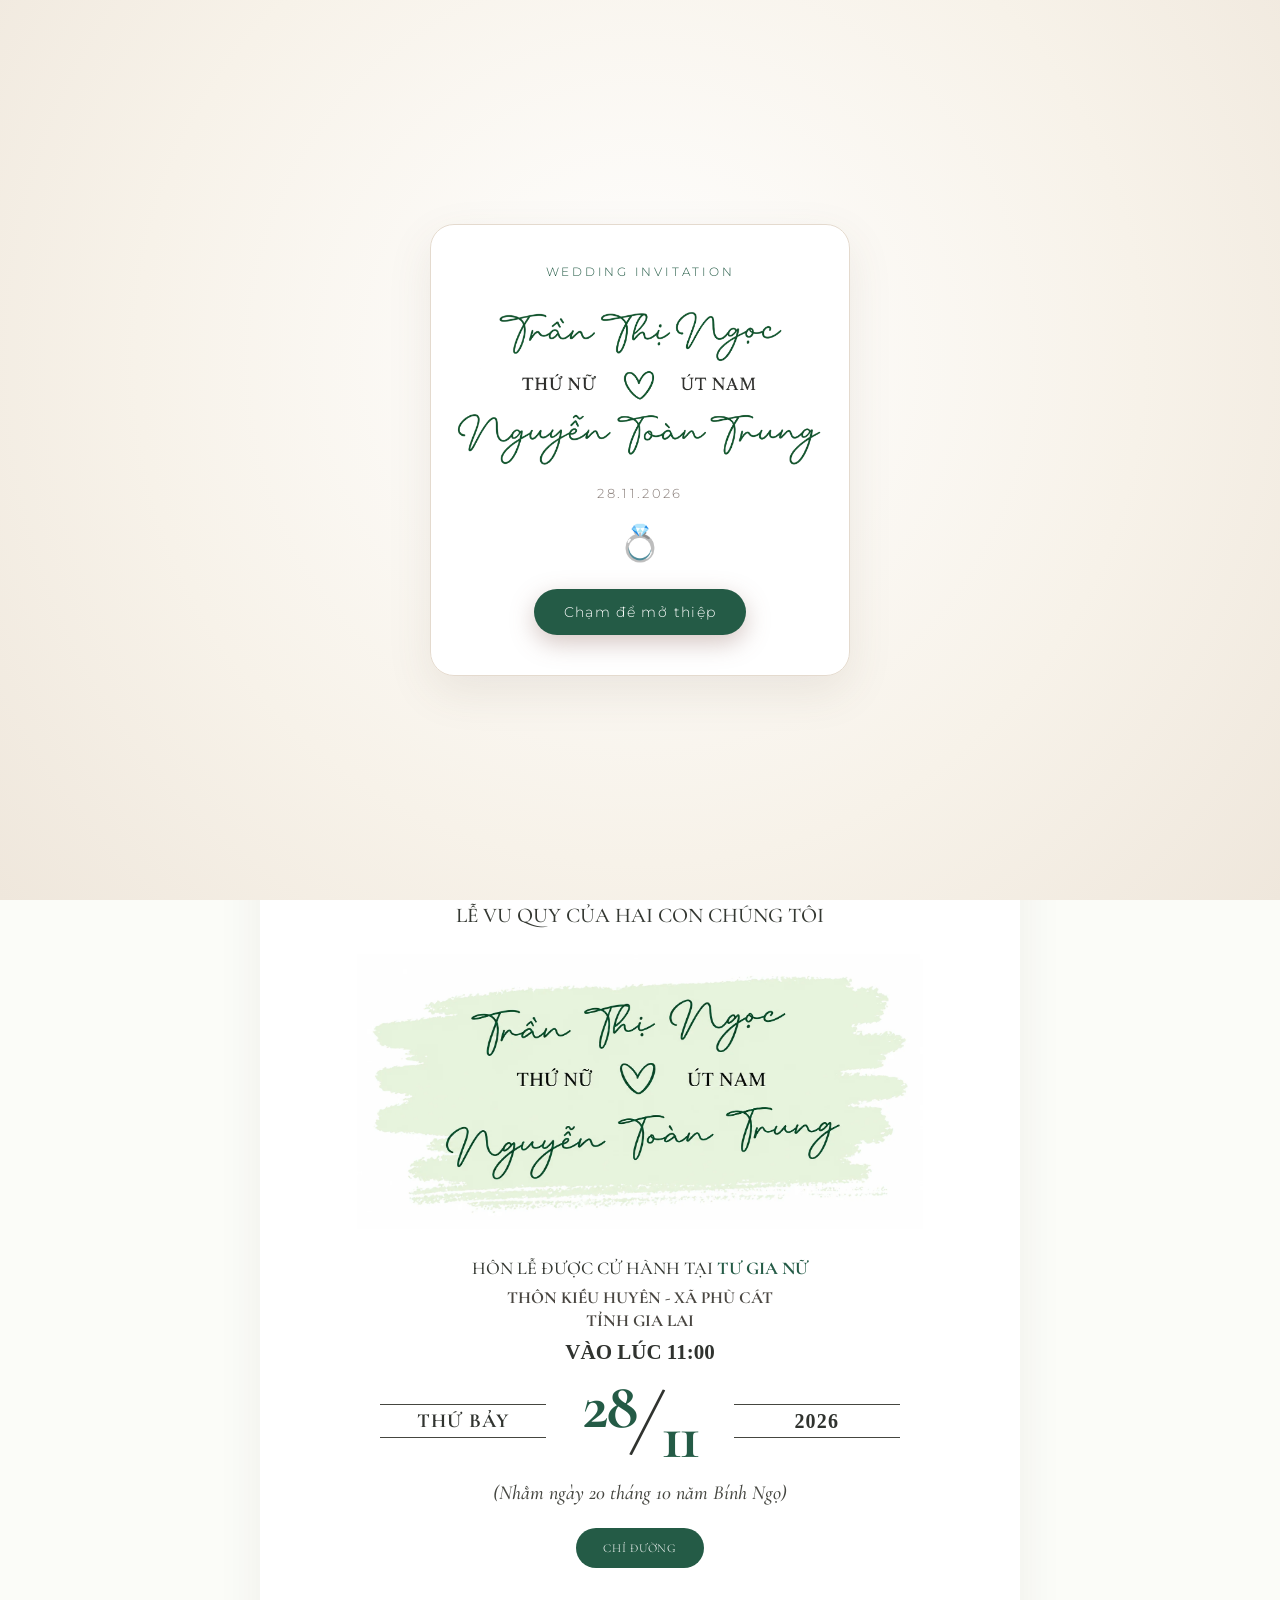
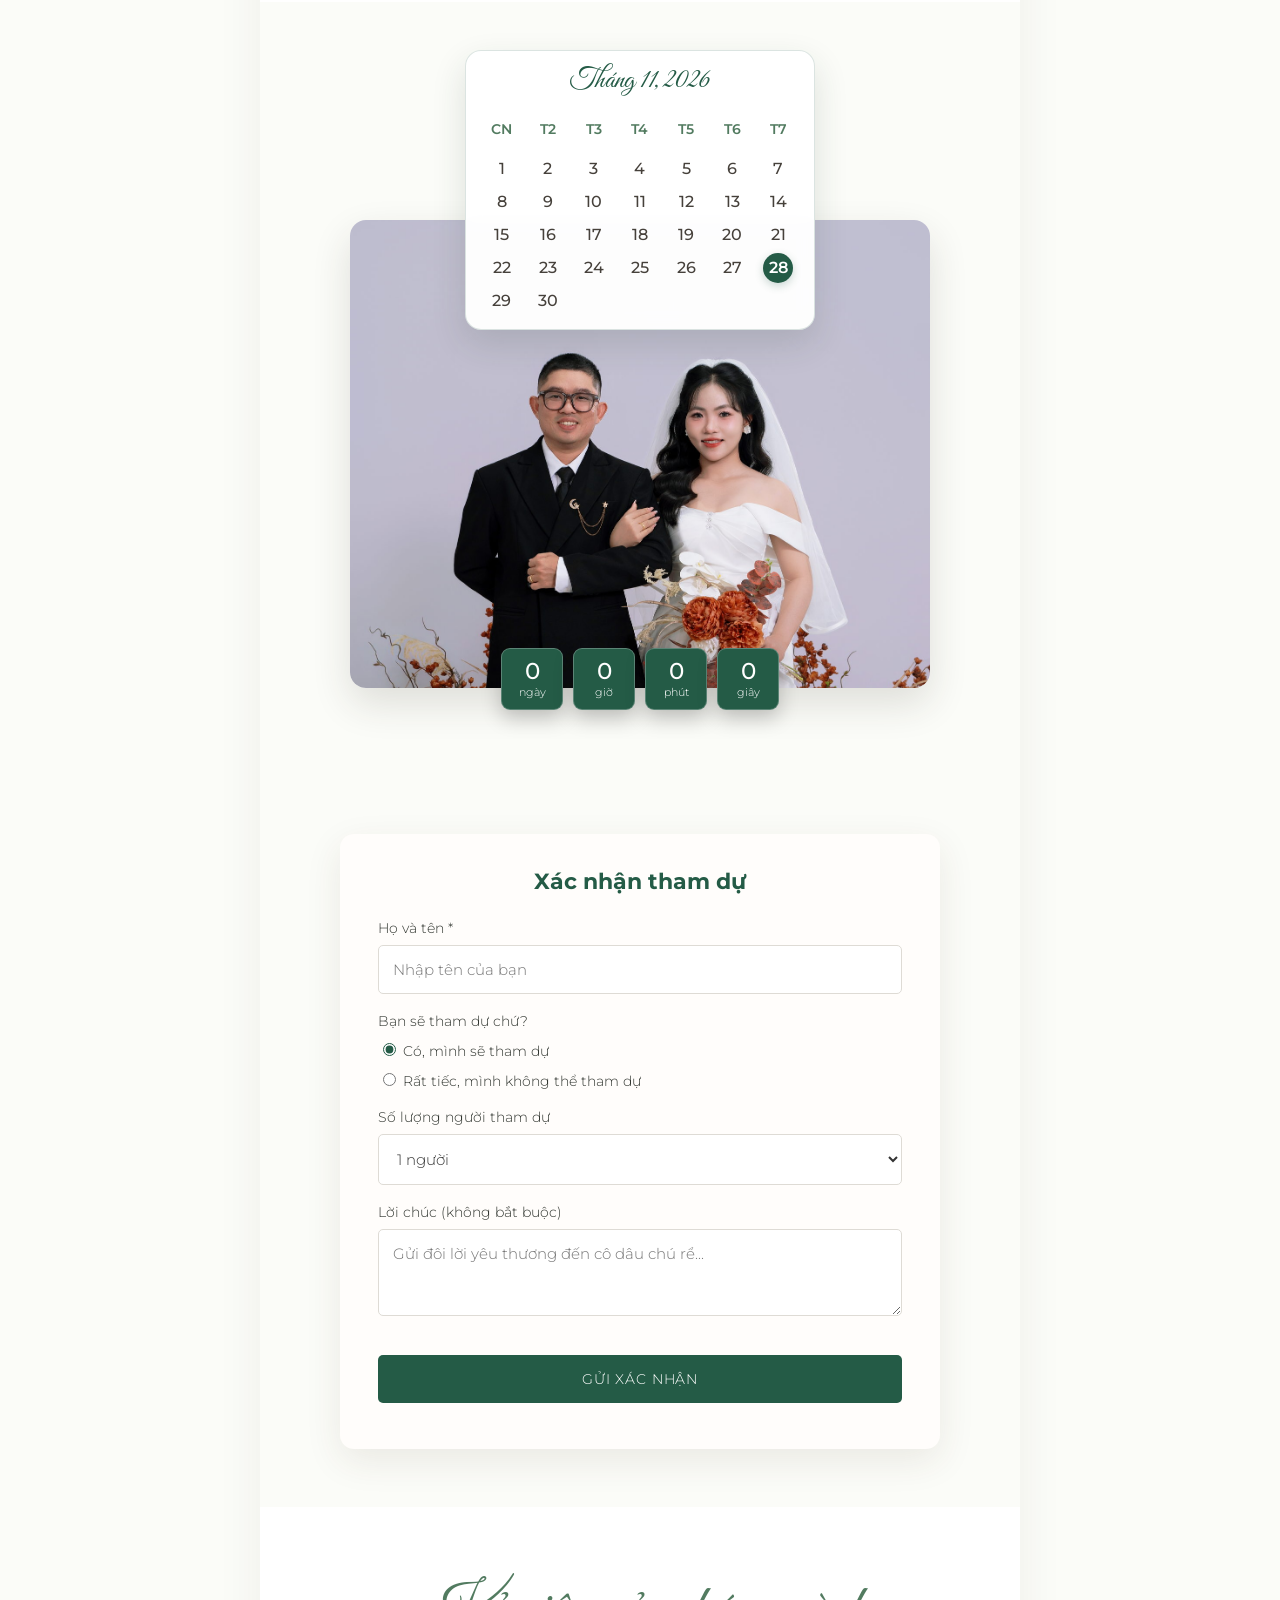
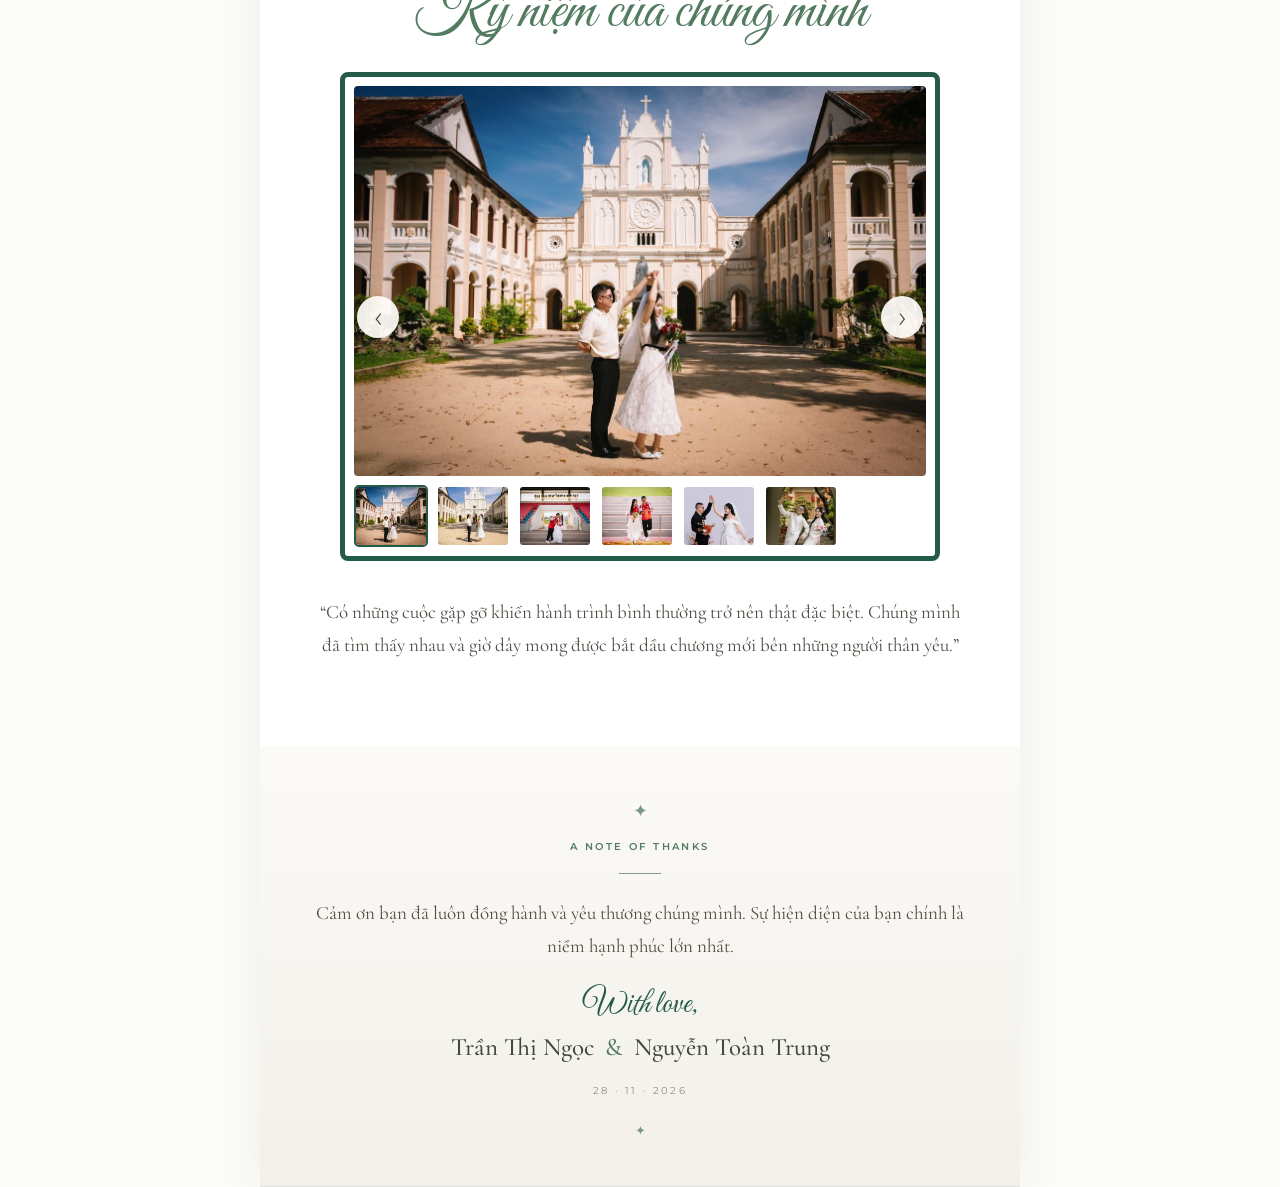
<file: index.html>
<!DOCTYPE html>
<html lang="vi">
 <head>
  <meta charset="utf-8"/>
  <meta content="width=device-width, initial-scale=1" name="viewport"/>
  <meta content="#e4f0dc" name="theme-color"/>
  <title>
   Thiệp cưới | Trần Thị Ngọc &amp; Nguyễn Toàn Trung
  </title>
  <!-- Google Fonts -->
  <link href="https://fonts.googleapis.com" rel="preconnect"/>
  <link crossorigin="" href="https://fonts.gstatic.com" rel="preconnect"/>
  <link href="https://fonts.googleapis.com/css2?family=Cormorant+Garamond:wght@400;500;600&amp;family=Great+Vibes&amp;family=Montserrat:wght@300;400;500;600&amp;display=swap" rel="stylesheet"/>
  <!-- Style CSS -->
  <link href="css/style.css" rel="stylesheet"/>
 </head>
 <body>
  <!-- MÀN HÌNH CHÀO MỞ THIỆP & TỰ ĐỘNG PHÁT NHẠC -->
  <div class="welcome-overlay" id="welcome-overlay">
   <div class="welcome-box">
    <div class="welcome-eyebrow">
     WEDDING INVITATION
    </div>
    <div class="welcome-couple" id="welcomeCouple" style="margin:30px 0px 0px 0px;">
      <img src="images/couple-names-1.webp" alt="N & T">
    </div>
    <div class="welcome-date" id="welcomeDate">
     28.11.2026
    </div>
    <div class="welcome-ring">
     💍
    </div>
    <button class="welcome-btn" id="open-card-btn" type="button">
     <span>
      Chạm &dstrok;ể mở thiệp
     </span>
    </button>
   </div>
  </div>
  <!-- NÚT ĐIỀU KHIỂN NHANH (NHẠC & HỘP QUÀ) -->
  <div class="top-actions">
   <button aria-label="Bật nhạc" class="action" id="musicBtn" title="Bật/tắt nhạc">
    ♫
   </button>
   <button aria-label="Mở hộp qu&agrave;" class="action dark" id="giftOpenTop" title="Hộp qu&agrave;">
    ♡
   </button>
  </div>
  <main class="site">
   <!-- HERO / BANNER ĐẦU TRANG -->
   <header class="hero" id="home">
    <div class="hero-heading">
     <p class="monogram">
      Lễ Vu Quy
     </p>
     <h1 class="couple-names">
      <span id="brideTop">Thị Ngọc</span>
      <span class="amp">&amp;</span>
      <span id="groomTop">Toàn Trung</span>
     </h1>
     <!-- <div class="event-strip">
      <div id="heroDate">
       28 TH&Aacute;NG 11
       <br/>
       2026
      </div>
      <div id="heroTime">08:00<br/>THỨ BẢY</div>
      <div id="heroPlace">TƯ GIA NỮ<br/>KIỀU HUYÊN · PHÙ CÁT · GIA LAI</div>
     </div> -->
    </div>
   </header>
   <!-- INTRO & PHONG THƯ -->
   <section class="intro">
    <!-- PHONG BÌ TƯƠNG TÁC MỞ THIỆP -->
     <div class="date-label" id="dateLabel">
     28.11.2026
    </div>
    <div class="rule">
    </div>
    <div aria-label="Mở phong b&igrave; thiệp cưới" class="interactive-envelope-wrap" id="envelopeWrap" role="button" tabindex="0" aria-expanded="false" aria-label="Mở phong bì thiệp cưới">
     <div class="interactive-envelope">
      <div class="env-back">
      </div>
      <!-- Tấm ảnh cưới trượt lên -->
      <div class="env-card">
       <img alt="Khoảnh khắc c&ocirc; d&acirc;u ch&uacute; rể" src="images/gallery-1-1.jpg" fetchpriority="high" decoding="async"/>
      </div>
      <!-- Nắp phong bì -->
      <div class="env-flap-top">
      </div>
      <!-- Túi phong bì -->
      <div class="env-pocket">
      </div>
      <div class="env-seal">
       <div class="wax-seal">
        <img alt="Golden wax seal" class="seal-icon" src="images/icons/gold-seal.webp"/>
       </div>
      </div>
     </div>
    </div>
   </section>
   <!-- THIỆP MỜI TRANG TRỌNG -->
   <section class="invitation" id="invitation">
     <div class="invitation-inner">
      <div class="invitation-monogram">
        <img src="images/logo.png" alt="N & T">
      </div>
      <div class="families">
       <div class="family">
        <div class="family-heading">NHÀ GÁI</div>
        <p>ÔNG <strong>TRẦN SƠN</strong><br/>BÀ <strong>ĐẶNG THỊ LY</strong><br/><em>Phù Cát - Gia Lai</em></p>
       </div>
       <div class="family">
        <div class="family-heading">NHÀ TRAI</div>
        <p>ÔNG <strong>NGUYỄN VĂN TÍNH</strong><br/>BÀ <strong>NGUYỄN THỊ NGỌC</strong><br/><em>Phù Cát - Gia Lai</em></p>
       </div>
      </div>
      <p class="invitation-announcement">TRÂN TRỌNG BÁO TIN<br/>LỄ VU QUY CỦA HAI CON CHÚNG TÔI</p>
      <div class="names-large" style="margin: 0px; padding: 0px;">
          <img src="images/couple-names.webp" alt="Trần Thị Ngọc và Nguyễn Toàn Trung">
      </div>
      <div class="ceremony-details" style="row-gap: 5px;display: grid;">
        <p class="invitation-announcement" style="margin: 0px; font-size: 18px; line-height: 1.5;">
          HÔN LỄ ĐƯỢC CỬ HÀNH TẠI <strong style="color: var(--blue);">TƯ GIA NỮ</strong>
        </p>
        <p class="subvenue">
          <strong>
            THÔN KIỀU HUYÊN - XÃ PHÙ CÁT<br/>TỈNH GIA LAI
          </strong>
        </p>
        <p class="invitation-time-label" style="font-family: serif;">VÀO LÚC 11:00</p>

        <div class="invitation-date">
          <div class="date-side date-weekday">
          <span id="invitationWeekday">THỨ BẢY</span>
          </div>

          <div class="date-main" aria-label="Ngày 28 tháng 11">
          <strong id="invitationDayMonth" style="margin-bottom: 30px;">28</strong>
          <span class="date-slash" aria-hidden="true">/</span>
          <strong id="invitationMonth" style="margin-top: 30px;">11</strong>
          </div>

          <div class="date-side date-year">
            <strong id="invitationYear" style="font-family: serif;">NĂM 2026</strong>
          </div>
        </div>

        <div class="lunar" id="lunarDate">
          (Nhằm ngày 20 tháng 10 năm Bính Ngọ)
        </div>
      </div>
      <!-- <div class="reception-invite">
       <div class="reception-script">Trân trọng kính mời</div>
       <div class="guest-placeholder">................................................</div>
       <p>ĐẾN DỰ BUỔI TIỆC CƯỚI<br/>CHUNG VUI CÙNG GIA ĐÌNH CHÚNG TÔI TẠI</p>
       <div class="venue">TƯ GIA NỮ</div>
       <p class="subvenue">THÔN KIỀU HUYÊN - XÃ PHÙ CÁT<br/>TỈNH GIA LAI</p>
       <p class="reception-time">VÀO LÚC: 11 GIỜ 00<br/>THỨ BẢY</p>
       <div class="reception-date">28.11.2026</div>
       <div class="lunar">(Nhằm ngày 20 tháng 10 năm Bính Ngọ)</div>
      </div> -->
      <button class="btn" id="mapBtn" type="button">CHỈ ĐƯỜNG</button>
     </div>
    </section>
   <!-- TIMELINE & DRESSCODE -->
   <!-- <section class="soft-panel">
    <h2 class="section-title">
     Timeline
    </h2>
    <div class="timeline-grid">
     <div>
      <div class="event-icon">
       💍
      </div>
      <div class="event-time">
       10:30
      </div>
      <div class="event-caption">
       Lễ th&agrave;nh h&ocirc;n
       <br/>
       <small>
        (Tư gia nh&agrave; trai)
       </small>
      </div>
     </div>
     <div>
      <div class="event-icon">
       📷
      </div>
      <div class="event-time">
       11:00
      </div>
      <div class="event-caption">
       &Dstrok;&oacute;n kh&aacute;ch &amp; Chụp ảnh
       <br/>
       <small>
        (Nh&agrave; h&agrave;ng Vườn Nắng)
       </small>
      </div>
     </div>
     <div>
      <div class="event-icon">
       🥂
      </div>
      <div class="event-time">
       11:30
      </div>
      <div class="event-caption">
       Khai tiệc mừng
       <br/>
       <small>
        (C&ugrave;ng n&acirc;ng ly chung vui)
       </small>
      </div>
     </div>
    </div>
    <h2 class="section-title" style="margin-top:58px">
     Dresscode
    </h2>
    <div class="swatches">
     <span class="swatch" style="background:#d0cedc" title="Lavender">
     </span>
     <span class="swatch" style="background:#875b52" title="Mocha">
     </span>
     <span class="swatch" style="background:#a9a6b7" title="Mauve">
     </span>
     <span class="swatch" style="background:#f8f6fa" title="Ivory">
     </span>
     <span class="swatch" style="background:#66514f" title="Cocoa">
     </span>
    </div>
    <p style="font-size:13px;line-height:1.8;max-width:440px;margin:auto">
     Trang phục bạn cảm thấy thoải m&aacute;i v&agrave; tự tin lu&ocirc;n l&agrave; lựa chọn &dstrok;ẹp nhất. Rất mong bạn c&oacute; thể &dstrok;ến sớm &dstrok;ể c&ugrave;ng ch&uacute;ng m&igrave;nh lưu lại những tấm h&igrave;nh thật &dstrok;ẹp!
    </p>
   </section> -->
   <!-- SAVE THE DATE & COUNTDOWN (BỐ CỤC LỒNG NHAU) -->
   <section class="save-the-date-section" style="padding-bottom:60px">
    <div class="save-date-container">
     <!-- Bảng lịch nhỏ đè lệch góc trên bên phải -->
     <div class="calendar-card overlay-calendar">
      <div class="month" id="monthTitle">
       Th&aacute;ng 11, 2026
      </div>
      <div class="calendar-grid" id="calendarGrid">
      </div>
     </div>
     <!-- Khung ảnh cưới nền trung tâm -->
     <div class="save-date-photo-wrap">
      <img alt="Ảnh cưới Trần Thị Ngọc &amp; Nguyễn Toàn Trung" class="save-date-photo" src="images/gallery-1.jpg" loading="lazy" decoding="async"/>
     </div>
     <!-- Cụm đếm ngược lồng ở mép dưới bức ảnh -->
     <div class="countdown-wrap overlay-countdown">
      <div class="countdown">
       <div class="count-box">
        <strong id="days">
         --
        </strong>
        ng&agrave;y
       </div>
       <div class="count-box">
        <strong id="hours">
         --
        </strong>
        giờ
       </div>
       <div class="count-box">
        <strong id="minutes">
         --
        </strong>
        ph&uacute;t
       </div>
       <div class="count-box">
        <strong id="seconds">
         --
        </strong>
        gi&acirc;y
       </div>
      </div>
     </div>
    </div>
   </section>
   <!-- RSVP FORM -->
   <section id="rsvp" style="padding-top:8px">
    <form class="form-card" id="rsvpForm">
     <h3>
      X&aacute;c nhận tham dự
     </h3>
     <div class="field">
      <label for="guestName">
       Họ v&agrave; t&ecirc;n *
      </label>
      <input id="guestName" maxlength="100" name="guestName" placeholder="Nhập t&ecirc;n của bạn" required=""/>
     </div>
     <div class="field">
      <label>
       Bạn sẽ tham dự chứ?
      </label>
      <label class="radio-line">
       <input checked="" name="attendance" type="radio" value="C&oacute; tham dự"/>
       C&oacute;, m&igrave;nh sẽ tham dự
      </label>
      <label class="radio-line">
       <input name="attendance" type="radio" value="Kh&ocirc;ng thể tham dự"/>
       Rất tiếc, m&igrave;nh kh&ocirc;ng thể tham dự
      </label>
     </div>
     <div class="field">
      <label for="guestCount">
       Số lượng người tham dự
      </label>
      <select id="guestCount" name="guestCount">
       <option value="1">
        1 người
       </option>
       <option value="2">
        2 người
       </option>
       <option value="3">
        3 người
       </option>
       <option value="4">
        4 người
       </option>
       <option value="5+">
        5 người trở l&ecirc;n
       </option>
      </select>
     </div>
     <div class="field">
      <label for="guestMessage">
       Lời ch&uacute;c (kh&ocirc;ng bắt buộc)
      </label>
      <textarea id="guestMessage" maxlength="500" name="guestMessage" placeholder="Gửi &dstrok;&ocirc;i lời y&ecirc;u thương &dstrok;ến c&ocirc; d&acirc;u ch&uacute; rể..." rows="3"></textarea>
     </div>
     <button class="btn" type="submit">
      GỬI X&Aacute;C NHẬN
     </button>
     <div aria-live="polite" class="form-msg" id="formMsg">
     </div>
    </form>
   </section>
   <!-- CHUYỆN TÌNH YÊU
    <section class="story">
      <h2 class="section-title">Chuyện kể rằng...</h2>
      <p>
        <strong style="font-weight:500">Trung & Ngọc!</strong><br>
        Có những cuộc gặp gỡ khiến hành trình bình thường trở nên thật đặc biệt. Chúng mình đã tìm thấy nhau, cùng lớn lên trong yêu thương, sẻ chia từng niềm vui nỗi buồn trong cuộc sống. Và hôm nay, chúng mình quyết định cùng nhau bước sang một trang mới bằng một lời hứa chung đôi, chung nhà, chung tương lai.<br>
        Sự hiện diện của bạn sẽ làm ngày vui của chúng mình trọn vẹn hơn rất nhiều!
      </p>
      <div class="signature">Toàn Trung & Thị Ngọc</div>
    </section> -->
   <!-- KỶ NIỆM / GALLERY SLIDE -->
   <section class="gallery" style="background-color: white;">
    <h2 class="section-title">
     Kỷ niệm của ch&uacute;ng m&igrave;nh
    </h2>
    <div class="gallery-frame">
     <img alt="Ảnh cưới &dstrok;ẹp" class="gallery-main" id="galleryMain" src="images/gallery-2.jpg" loading="lazy" decoding="async"/>
     <div class="gallery-controls">
      <button aria-label="Ảnh trước" id="prevPhoto">
       &lsaquo;
      </button>
      <button aria-label="Ảnh tiếp theo" id="nextPhoto">
       &rsaquo;
      </button>
     </div>
     <div class="thumbs" id="thumbs">
     </div>
    </div>
    <p style="margin-top:34px" class="closing-text">
     <!-- &Dstrok;ừng qu&ecirc;n gửi x&aacute;c nhận tham dự trước ng&agrave;y 20.11.2026 &dstrok;ể ch&uacute;ng m&igrave;nh c&oacute; thể &dstrok;&oacute;n tiếp bạn chu &dstrok;&aacute;o nhất nh&eacute;! -->
    “Có những cuộc gặp gỡ khiến hành trình bình thường trở nên thật đặc biệt. Chúng mình đã tìm thấy nhau và giờ dây mong được bắt dầu chương mới bên những người thân yêu.”</p>
    </p>
   </section>

   <!-- LỜI KẾT -->
   <section class="closing-wrap" aria-label="Lời cảm ơn">
    <div class="closing-ornament" aria-hidden="true">✦</div>
    <div class="closing-text">
     <span class="closing-kicker">A NOTE OF THANKS</span>
     <span class="closing-rule" aria-hidden="true"></span>
     <p>Cảm ơn bạn đã luôn đồng hành và yêu thương chúng mình. Sự hiện diện của bạn chính là niềm hạnh phúc lớn nhất.</p>
     <span class="script">With love,</span>
     <span class="closing-names">Trần Thị Ngọc <i>&amp;</i> Nguyễn Toàn Trung</span>
     <span class="closing-date">28 · 11 · 2026</span>
    </div>
    <div class="closing-ornament closing-ornament-bottom" aria-hidden="true">✦</div>
   </section>
  </main>
  <!-- POPUP HỘP QUÀ TẶNG / TÀI KHOẢN NGÂN HÀNG -->
  <div aria-labelledby="giftTitle" aria-modal="true" class="modal" id="giftModal" role="dialog">
   <div class="modal-card">
    <h3 id="giftTitle">
     Hộp Qu&agrave; Y&ecirc;u Thương
    </h3>
    <p>
     Cảm ơn t&igrave;nh cảm v&agrave; sự ch&uacute;c ph&uacute;c ngọt ng&agrave;o của bạn d&agrave;nh cho ch&uacute;ng m&igrave;nh!
    </p>
    <div class="bank-grid">
     <div class="bank">
      <strong>
       Ch&uacute; rể
      </strong>
      <div class="qr">
       <span>
        QR CODE
        <br/>
        CH&Uacute; RỂ
       </span>
      </div>
      <strong>
       TO&Agrave;N TRUNG
      </strong>
      <small>
       NG&Acirc;N H&Agrave;NG
       <br/>
       <span id="groomAccount">
        0123 456 789
       </span>
      </small>
      <button class="copy" data-copy="0123456789">
       Sao ch&eacute;p số TK
      </button>
     </div>
     <div class="bank">
      <strong>
       C&ocirc; d&acirc;u
      </strong>
      <div class="qr">
       <span>
        QR CODE
        <br/>
        C&Ocirc; D&Acirc;U
       </span>
      </div>
      <strong>
       THỊ NGỌC
      </strong>
      <small>
       NG&Acirc;N H&Agrave;NG
       <br/>
       <span id="brideAccount">
        9876 543 210
       </span>
      </small>
      <button class="copy" data-copy="9876543210">
       Sao ch&eacute;p số TK
      </button>
     </div>
    </div>
    <button class="close" id="giftClose">
     &Dstrok;&oacute;ng
    </button>
   </div>
  </div>
  <!-- TOAST NOTIFICATION -->
  <div class="toast" id="toast" role="status">
  </div>
  <!-- NHẠC NỀN -->
  <audio id="bgMusic" loop="" preload="none" src="audio/bai-hat-cuoi.mp3">
  </audio>
  <!-- SCRIPT -->
  <script src="js/script.js">
  </script>
 </body>
</html>
</file>
<file: css/style.css>
:root {
  --paper: #fbfcf8;
  --paper2: #ffffff;
  --blue: #245b46; /* Xanh lá trầm theo mẫu thiệp */
  --blue2: #174532;
  --ink: #30352f;
  --olive: #527b60;
  --rose: #e2efd9; /* Xanh sage nhạt */
  --line: #dce8d5;
  --shadow: 0 12px 36px #4a392318;
}

* {
  box-sizing: border-box;
}

html {
  scroll-behavior: smooth;
  scroll-padding-top: 20px;
}

body {
  margin: 0;
  background: var(--paper);
  color: var(--ink);
  font-family: Montserrat, Arial, sans-serif;
  font-weight: 300;
}

button, input, select, textarea {
  font: inherit;
}

button {
  cursor: pointer;
}

img {
  max-width: 100%;
}

.site {
  max-width: 760px;
  margin: auto;
  overflow: hidden;
  background: var(--paper);
  box-shadow: 0 0 45px #392c1910;
  position: relative;
}

section {
  text-align: center;
  padding: 68px 24px;
  position: relative;
}

.script {
  font-family: "Great Vibes", cursive;
  font-weight: 400;
}

.serif {
  font-family: "Cormorant Garamond", serif;
}

.eyebrow {
  font-size: 10px;
  letter-spacing: 0.23em;
  text-transform: uppercase;
  color: var(--blue);
  font-weight: 600;
}

.section-title {
  font: 400 clamp(42px, 8vw, 60px) "Great Vibes", cursive;
  color: var(--olive);
  margin: 0 0 22px;
}

/* Nút điều khiển góc màn hình */
.top-actions {
  position: fixed;
  z-index: 50;
  top: 13px;
  left: max(13px, calc((100vw - 730px) / 2));
  right: max(13px, calc((100vw - 730px) / 2));
  display: flex;
  justify-content: space-between;
  pointer-events: none;
}

.action {
  pointer-events: auto;
  width: 42px;
  height: 42px;
  border-radius: 50%;
  border: 2px solid #fff;
  background: var(--olive);
  color: #fff;
  box-shadow: 0 3px 13px rgba(109, 74, 58, 0.3);
  font-size: 18px;
  display: grid;
  place-items: center;
  transition: transform 0.2s;
}

.action:active {
  transform: scale(0.92);
}

/* .action.dark {
  background: #3c322c;
} */

/* HERO SECTION */
.hero {
  padding: 58px 0 10px;
  text-align: center;
  background: white;
}

.hero-heading {
  padding: 0px 15px;
  text-align: center;
}

.monogram {
  font: 50px "Great Vibes", cursive;
  color: var(--blue);
  margin: 0 auto 2px;
  text-align: center;
}

.couple-names {
  font: clamp(30px, 9vw, 64px) / 1.05 "Cormorant Garamond", serif;
  margin: 15px auto 0px;
  color: #37322e;
  text-align: center;
}

.couple-names .amp {
  color: var(--blue);
  padding: 0 8px;
}

/* KHỐI 3 CỘT THÔNG TIN NGÀY GIỜ ĐỊA ĐIỂM */
.event-strip {
  display: grid;
  grid-template-columns: 1fr 1fr 2.3fr;
  max-width: 590px;
  margin: 0 auto;
  align-items: center;
}

.event-strip div {
  font-size: 11px;
  line-height: 1.8;
  letter-spacing: 0.03em;
  padding: 4px 10px;
  border-right: 1px solid #3c3935;
  text-align: center;
}

.event-strip div:last-child {
  border: 0;
}

.hero-image {
  display: block;
  width: 100%;
  height: clamp(320px, 72vw, 520px);
  object-fit: cover;
  object-position: center top;
}

/* INTRO */
.intro {
  padding-top: 0px;
  padding-bottom: 0px;
}

.date-label {
  font: 25px "Cormorant Garamond", serif;
  color: var(--blue);
  letter-spacing: 0.08em;
}

.rule {
  width: 52px;
  height: 1px;
  background: var(--blue);
  margin: 20px auto;
}

.quote {
  font: italic 21px / 1.55 "Cormorant Garamond", serif;
  max-width: 520px;
  margin: 0 auto;
}

.families {
  display: grid;
  grid-template-columns: 1fr 1fr;
  gap: 18px;
  margin-bottom: 30px; 
}

.families h3 {
  font: 500 28px "Cormorant Garamond", serif;
  color: var(--blue);
  margin: 0 0 10px;
}

.families p {
  font: 16px / 1.65 "Cormorant Garamond", serif;
  margin: 0;
}

.families em {
  font-size: 15px;
  color: #7d6b63;
}

/* INVITATION SECTION */
.invitation {
  padding-top: 38px;
  padding-bottom: 0px;
  background: repeating-linear-gradient(45deg, #f9f6ef, #f9f6ef 5px, #f1eadf 5px, #f1eadf 6px);
}
.names-large {
  font: clamp(38px, 8vw, 60px) / 1.15 "Cormorant Garamond", serif;
  color: var(--blue);
  margin: 15px 0;
}

.invitation-monogram {
    width: 100%;
    display: flex;
    justify-content: center;
    align-items: center;
    margin: 0 auto 24px;
}

.invitation-monogram img {
    display: block;
    width: 110px;
    height: auto;
    max-width: 40%;
    object-fit: contain;
}
.and {
  font: 36px "Great Vibes", cursive;
  color: var(--olive);
}

.invite-line {
  font: 24px / 1.5 "Cormorant Garamond", serif;
  margin: 20px 0;
}

.date-layout {
  display: grid;
  grid-template-columns: 1fr auto 1fr;
  gap: 10px;
  align-items: center;
  margin: 25px 0 12px;
}

.date-number {
  font: 500 clamp(66px, 15vw, 96px) / 1 Montserrat, sans-serif;
  color: var(--blue);
}

.lunar {
  font: 16px "Cormorant Garamond", serif;
  color: #777;
}

.venue {
  font: 28px "Cormorant Garamond", serif;
  color: var(--blue);
  margin: 20px 0 0;
}

.subvenue {
  font: 18px "Cormorant Garamond", serif;
  color: #6b6862;
  margin-top: 3px;
}

.btn {
  border: 0;
  background: var(--blue);
  color: white;
  border-radius: 28px;
  padding: 13px 27px;
  font-size: 12px;
  letter-spacing: 0.06em;
  margin-top: 17px;
  transition: transform 0.2s, background 0.2s;
}

.btn:hover {
  background: var(--blue2);
  transform: translateY(-2px);
}

/* TIMELINE & DRESSCODE */
.soft-panel {
  background: repeating-linear-gradient(45deg, #f9f6ef, #f9f6ef 5px, #f1eadf 5px, #f1eadf 6px);
}

.timeline-grid {
  display: grid;
  grid-template-columns: repeat(3, 1fr);
  gap: 12px;
  margin-top: 34px;
}

.event-icon {
  font-size: 35px;
}

.event-time {
  font: 28px "Cormorant Garamond", serif;
  margin: 10px 0 3px;
  color: var(--blue);
}

.event-caption {
  font-size: 12px;
  line-height: 1.6;
}

.swatches {
  display: flex;
  justify-content: center;
  gap: 22px;
  margin: 32px 0 22px;
}

.swatch {
  width: 51px;
  height: 51px;
  border: 1px solid #777;
  border-radius: 50%;
  box-shadow: 0 4px 10px rgba(0, 0, 0, 0.08);
}

/* STORY */
.story {
  background: #f2ede3;
  text-align: left;
  padding: 65px 30px;
}

.story .section-title {
  text-align: center;
  color: #413d38;
}

.story p {
  font: 20px / 1.7 "Cormorant Garamond", serif;
  color: #5d463d;
  margin: 0;
}

.signature {
  text-align: right;
  font: 33px "Great Vibes", cursive;
  color: var(--olive);
  margin-top: 18px;
}

/* ===================================================
   SAVE THE DATE (LỊCH ĐÈ LÊN ẢNH, NẰM GIỮA)
   =================================================== */
.save-date-container {
  position: relative;
  width: min(100%, 580px);
  margin: 90px auto 40px;
}

.save-date-photo-wrap {
  width: 100%;
  margin: 0 auto;
  border-radius: 16px;
  overflow: hidden;
  box-shadow: 0 16px 38px rgba(50, 40, 35, 0.14);
  background: #fff;
  position: relative;
  z-index: 1;
}

.save-date-photo-wrap img {
  width: 100%;
  height: clamp(400px, 52vh, 480px);
  object-fit: cover;
  object-position: center 10%;
  display: block;
}

.calendar-card {
  position: absolute;
  top: -170px;
  left: 50%;
  transform: translateX(-50%);
  width: 68%;
  min-width: 240px;
  max-width: 360px;
  background: rgba(255, 255, 255, 0.96);
  backdrop-filter: blur(8px);
  -webkit-backdrop-filter: blur(8px);
  border: 1px solid rgba(235, 226, 215, 0.95);
  border-radius: 16px;
  padding: 16px 18px;
  box-shadow: 0 14px 32px rgba(0, 0, 0, 0.15);
  z-index: 3;
  text-align: center;
}

.month {
  font: 26px "Great Vibes", cursive;
  color: var(--blue);
  text-align: center;
  margin-bottom: 8px;
}

.calendar-grid {
  display: grid;
  grid-template-columns: repeat(7, 1fr);
  gap: 6px;
  margin-top: 6px;
  font-size: 12px;
  font-family: Montserrat, sans-serif;
}

.calendar-grid span {
  padding: 4px 0;
  color: #89857e;
  text-align: center;
  display: flex;
  align-items: center;
  justify-content: center;
}

.calendar-grid .day {
  color: #46413b;
  font-weight: 500;
}

.calendar-grid .chosen {
  background: var(--blue);
  color: #fff !important;
  border-radius: 50%;
  font-weight: 600;
  box-shadow: 0 2px 8px rgba(0, 0, 0, 0.2);
}

.countdown-wrap {
  position: absolute;
  bottom: -22px;
  left: 50%;
  transform: translateX(-50%);
  width: 90%;
  z-index: 4;
  text-align: center;
}

.count-label {
  font: italic 20px "Great Vibes", cursive;
  color: var(--blue);
  text-shadow: 0 2px 8px rgba(0, 0, 0, 0.75);
  margin-bottom: 4px;
}

.countdown {
  display: flex;
  justify-content: center;
  gap: 8px;
  margin: 0 auto;
}

.count-box {
  background: var(--blue);
  backdrop-filter: blur(4px);
  color: white;
  min-width: 54px;
  padding: 8px 4px;
  border-radius: 8px;
  border: 1px solid rgba(255, 255, 255, 0.25);
  box-shadow: 0 8px 20px rgba(0, 0, 0, 0.22);
  font-size: 10px;
}

.count-box strong {
  display: block;
  font-size: 20px;
  font-weight: 500;
  line-height: 1.1;
}

/* GALLERY SLIDER */
.gallery-frame {
  border: 5px solid var(--blue);
  padding: 9px;
  border-radius: 8px;
  max-width: 600px;
  margin: auto;
  background: var(--paper2);
}

.gallery-main {
  width: 100%;
  height: clamp(245px, 65vw, 390px);
  object-fit: cover;
  display: block;
  border-radius: 4px;
}

.gallery-controls {
  display: flex;
  justify-content: space-between;
  margin-top: 8px;
}

.gallery-controls button {
  border: 0;
  background: var(--paper);
  color: var(--blue);
  font-size: 24px;
  border-radius: 50%;
  width: 36px;
  height: 36px;
}

.thumbs {
  display: flex;
  gap: 8px;
  overflow-x: auto;
  padding-top: 9px;
}

.thumb {
  flex: 0 0 74px;
  height: 62px;
  padding: 0;
  border: 2px solid transparent;
  border-radius: 5px;
  overflow: hidden;
  background: none;
}

.thumb.active {
  border-color: var(--blue);
}

.thumb img {
  width: 100%;
  height: 100%;
  object-fit: cover;
}

.rsvp-note {
  font: 22px / 1.55 "Cormorant Garamond", serif;
  color: var(--blue);
  max-width: 500px;
  margin: 0 auto 28px;
}

/* RSVP FORM */
.form-card {
  max-width: 450px;
  margin: auto;
  text-align: left;
  background: #fffdfb;
  border-radius: 10px;
  padding: 25px;
  box-shadow: var(--shadow);
}

.form-card h3 {
  text-align: center;
  font-size: 18px;
  margin: 0 0 20px;
  color: var(--blue);
}

.field {
  margin: 15px 0;
}

.field > label {
  display: block;
  font-size: 12px;
  margin-bottom: 8px;
}

.field input:not([type=radio]),
.field select,
.field textarea {
  width: 100%;
  padding: 12px;
  border: 1px solid #dedbd5;
  border-radius: 5px;
  background: white;
  color: #333;
  font-size: 13px;
  outline: none;
}

.field input:focus,
.field select:focus,
.field textarea:focus {
  border-color: var(--blue);
}

.radio-line {
  display: flex;
  align-items: center;
  gap: 8px;
  margin: 10px 0;
  font-size: 13px;
}

.radio-line input {
  accent-color: var(--blue);
}

.form-card .btn {
  width: 100%;
  border-radius: 5px;
}

.form-msg {
  text-align: center;
  font-size: 12px;
  color: var(--olive);
  line-height: 1.6;
  margin-top: 12px;
}

/* GIFT BOX */
.gift-emoji {
  font-size: 64px;
}

.gift-title {
  font: 32px "Cormorant Garamond", serif;
  color: var(--blue);
  margin: 12px 0;
}

.closing-wrap {
  position: relative;
  width: 100%;
  overflow: hidden;
  margin-top: 40px;
}

.closing-photo {
  width: 100%;
  height: clamp(380px, 85vh, 560px);
  object-fit: cover;
  object-position: center top;
  display: block;
}

.closing-overlay {
  position: absolute;
  inset: 0;
  background: linear-gradient(
    180deg, 
    rgba(20, 15, 15, 0.05) 0%, 
    rgba(20, 15, 15, 0.35) 45%, 
    rgba(20, 15, 15, 0.8) 100%
  );
  z-index: 1;
}

.closing-text {
  position: absolute;
  top: 122px;
  left: 20px;
  right: 20px;
  z-index: 2;
  text-align: center;
  color: #ffffff;
  font: 20px / 1.6 "Cormorant Garamond", serif;
  text-shadow: 0 2px 12px rgba(0, 0, 0, 0.7);
  padding: 0;
}

.closing-text .script {
  display: block;
  font-size: 38px;
  color: white;
  margin-top: 8px;
  text-shadow: 0 2px 14px rgba(0, 0, 0, 0.8);
}

.closing-text .footer-small {
  font-size: 10px;
  letter-spacing: 0.16em;
  color: #e0d7d2;
  margin-top: 18px;
}

.footer-small {
  font-size: 10px;
  letter-spacing: 0.12em;
  color: #999;
  margin-top: 24px;
}

/* FLOATING WISHES */
.floating-wishes {
  position: fixed;
  z-index: 15;
  bottom: 12px;
  left: 50%;
  transform: translateX(-50%);
  width: min(94vw, 420px);
  pointer-events: none;
  display: grid;
  gap: 5px;
}

.wish {
  background: rgba(135, 91, 82, 0.88);
  color: white;
  border-radius: 8px;
  padding: 7px 10px;
  text-align: left;
  font-size: 10px;
  line-height: 1.4;
  box-shadow: 0 2px 8px rgba(0, 0, 0, 0.1);
  animation: floatin 0.5s ease both;
}

@keyframes floatin {
  from {
    opacity: 0;
    transform: translateY(12px);
  }
  to {
    opacity: 1;
    transform: translateY(0);
  }
}

/* MODAL */
.modal {
  position: fixed;
  z-index: 100;
  inset: 0;
  background: rgba(33, 29, 26, 0.55);
  display: none;
  align-items: center;
  justify-content: center;
  padding: 18px;
}

.modal.open {
  display: flex;
}

.modal-card {
  background: #fff;
  width: min(100%, 560px);
  border-radius: 16px;
  box-shadow: 0 20px 60px rgba(0, 0, 0, 0.2);
  padding: 24px;
  text-align: center;
  max-height: 90vh;
  overflow: auto;
}

.bank-grid {
  display: grid;
  grid-template-columns: 1fr 1fr;
  gap: 12px;
  margin-top: 15px;
}

.bank {
  border: 1px solid #e8e4df;
  background: #faf8f5;
  border-radius: 12px;
  padding: 15px 8px;
}

.qr {
  width: 112px;
  height: 112px;
  margin: 0 auto 10px;
  background: #fff;
  border: 7px solid #fff;
  box-shadow: 0 0 0 1px #ddd;
  display: grid;
  place-items: center;
  font-size: 11px;
  color: #777;
  background-image: repeating-conic-gradient(#222 0% 25%, #fff 0% 50%);
  background-size: 12px 12px;
  position: relative;
}

.qr span {
  background: #fff;
  padding: 5px;
  text-align: center;
}

.copy {
  border: 1px solid #ddd;
  border-radius: 20px;
  background: #fff;
  padding: 7px 10px;
  font-size: 11px;
  margin-top: 8px;
  cursor: pointer;
}

.close {
  border: 1px solid #ddd;
  background: #fff;
  padding: 10px 24px;
  border-radius: 7px;
  margin-top: 18px;
  cursor: pointer;
}

/* TOAST */
.toast {
  position: fixed;
  z-index: 120;
  bottom: 20px;
  left: 50%;
  transform: translateX(-50%);
  background: #333;
  color: #fff;
  padding: 10px 16px;
  border-radius: 24px;
  font-size: 12px;
  display: none;
  max-width: 90vw;
  text-align: center;
}

/* WELCOME OVERLAY */
.welcome-overlay {
  position: fixed;
  inset: 0;
  z-index: 9999;
  background: radial-gradient(circle at 50% 40%, #ffffff 0%, #f7f2e9 60%, #efe7dc 100%);
  display: flex;
  align-items: center;
  justify-content: center;
  padding: 24px;
  text-align: center;
  transition: opacity 0.8s ease, visibility 0.8s ease, transform 0.8s ease;
}

.welcome-overlay.opened {
  opacity: 0;
  visibility: hidden;
  transform: scale(1.05);
  pointer-events: none;
}

.welcome-box {
  width: min(420px, 100%);
  padding: 40px 24px;
  background: rgba(255, 255, 255, 0.95);
  border: 1px solid #e4dace;
  border-radius: 24px;
  box-shadow: 0 16px 45px rgba(100, 75, 60, 0.1);
}

.welcome-eyebrow {
  font-size: 0.72rem;
  letter-spacing: 0.24em;
  color: var(--blue);
  margin-bottom: 12px;
}

.welcome-couple {
  font-family: "Great Vibes", cursive;
  font-size: 2.2rem;
  color: #373532;
  margin-bottom: 8px;
}

.welcome-date {
  font-size: 0.82rem;
  letter-spacing: 0.18em;
  color: #857a75;
  margin-bottom: 20px;
}

.welcome-ring {
  font-size: 2.2rem;
  margin-bottom: 25px;
  animation: pulseRing 1.8s infinite ease-in-out;
}

@keyframes pulseRing {
  0%, 100% { transform: scale(1); }
  50% { transform: scale(1.15); }
}

.welcome-btn {
  background: var(--blue);
  color: #ffffff;
  border: none;
  padding: 13px 30px;
  border-radius: 30px;
  font-size: 0.85rem;
  letter-spacing: 0.1em;
  cursor: pointer;
  box-shadow: 0 8px 24px rgba(135, 91, 82, 0.35);
  transition: 0.3s ease;
}

.welcome-btn:hover {
  background: var(--blue2);
}

/* ===================================================
   PHONG BÌ MỞ THIỆP TƯƠNG TÁC
   =================================================== */
.interactive-envelope-wrap {
  width: min(340px, 90vw);
  height: 230px;
  margin: 0px auto 0px;
  position: relative;
  cursor: pointer;
  perspective: 1000px;
  user-select: none;
  transition: margin 0.6s ease;
}

.interactive-envelope {
  position: relative;
  width: 100%;
  height: 215px;
  filter: drop-shadow(0 14px 22px rgba(45, 55, 75, 0.22));
}

.env-back {
  position: absolute;
  inset: 0;
  background: var(--blue);
  z-index: 1;
}

.env-card {
  position: absolute;
  top: 10px;
  left: 5%;
  width: 90%;
  height: 195px;
  background: #ffffff;
  padding: 5px;
  border-radius: 6px;
  box-shadow: 0 4px 15px rgba(0, 0, 0, 0.15);
  z-index: 2;
  transition: transform 0.8s cubic-bezier(0.34, 1.3, 0.64, 1), box-shadow 0.6s ease;
  transform: translateY(0);
}

.env-card img {
  width: 100%;
  height: 100%;
  object-fit: cover;
  object-position: center 30%;
  border-radius: 4px;
  display: block;
}

.env-pocket {
  position: absolute;
  inset: 0;
  background: var(--blue); 
  clip-path: polygon(0 0, 50% 50%, 100% 0, 100% 100%, 0 100%);
  border-radius: 0 0 8px 8px;
  z-index: 3;
}

.env-pocket::before {
  content: "";
  position: absolute;
  inset: 0;
  background: linear-gradient(135deg, rgba(255, 255, 255, 0.08) 0%, rgba(0, 0, 0, 0.1) 100%);
  clip-path: polygon(0 0, 50% 50%, 0 100%);
}

.env-pocket::after {
  content: "";
  position: absolute;
  inset: 0;
  background: linear-gradient(-135deg, rgba(255, 255, 255, 0.08) 0%, rgba(0, 0, 0, 0.1) 100%);
  clip-path: polygon(100% 0, 50% 50%, 100% 100%);
}

.env-flap-top {
  position: absolute;
  top: 0;
  left: 0;
  width: 100%;
  height: 108px;
  background: var(--blue);
  clip-path: polygon(0 0, 100% 0, 50% 100%);
  transform-origin: top center;
  transition: transform 0.6s ease, z-index 0.3s ease;
  z-index: 4;
}

.env-seal {
  position: absolute;
  top: 92px;
  left: 50%;
  transform: translateX(-50%);
  z-index: 5;
  transition: transform 0.5s ease, opacity 0.4s ease;
}

.wax-seal {
  width: 42px;
  height: 42px;
  border-radius: 50%;
  box-shadow: 0 3px 8px rgba(0, 0, 0, 0.35), inset 0 1px 2px rgba(255, 255, 255, 0.3);
  display: flex;
  align-items: center;
  justify-content: center;
  overflow: hidden;
  cursor: pointer;
}

.seal-icon {
  width: 100%;
  height: 100%;
  object-fit: contain;
  display: block;
}

/* --- TRẠNG THÁI KHI MỞ THIỆP (.opened) --- */
.interactive-envelope-wrap.opened {
  margin-top: 150px;
}

.interactive-envelope-wrap.opened .env-flap-top {
  transform: rotateX(180deg);
  z-index: 1;
}

.interactive-envelope-wrap.opened .env-card {
  transform: translateY(-65px);
  z-index: 2;
}

.interactive-envelope-wrap.opened .env-seal {
  transform: translateX(-50%) translateY(0);
}

/* MEDIA QUERIES */
@media (min-width: 650px) {
  section {
    padding-left: 48px;
    padding-right: 48px;
  }
  .hero-image {
    height: 590px;
  }
  .story {
    padding-left: 65px;
    padding-right: 65px;
  }
}

  .calendar-card {
    width: 70%;
    min-width: 240px;
    top: -170px;
    padding: 12px 14px;
  }
@media (max-width: 480px) {
  .save-date-container {
    width: 90%;
    margin-top: 65px;
  }
  .calendar-card {
    width: 70%;
    min-width: 240px;
    top: -200px;
    padding: 12px 14px;
  }
  .month {
    font-size: 22px;
  }
  .calendar-grid {
    font-size: 11px;
    gap: 4px;
  }
}

@media (max-width: 380px) {
  section {
    padding-left: 15px;
    padding-right: 15px;
  }
  .event-strip div {
    font-size: 10px;
    padding: 3px;
  }
  .families {
    gap: 7px;
  }
  .families p {
    font-size: 14px;
  }
  .swatches {
    gap: 14px;
  }
  .swatch {
    width: 44px;
    height: 44px;
  }
  .countdown {
    gap: 6px;
  }
  .count-box {
    min-width: 53px;
  }
}

#invitation.invitation {
  padding: 42px 28px 58px;
  color: #302e2b;
  font-family: "Cormorant Garamond", Georgia, serif;
}

.invitation-inner {
  width: min(100%, 650px);
  margin: 0 auto;
}

#invitation .families {
  display: grid;
  grid-template-columns: repeat(2, minmax(0, 1fr));
  gap: 28px;
  margin: 0 auto 38px;
}

#invitation .family {
  text-align: center;
}

#invitation .family-heading {
  margin-bottom: 5px;
  font-size: 17px;
  font-weight: 600;
  letter-spacing: 0.035em;
}

#invitation .family p {
  margin: 0;
  font-size: clamp(13px, 2.4vw, 17px);
  line-height: 1.35;
}

#invitation .family strong {
  font-weight: 600;
}

#invitation .family em {
  display: inline-block;
  margin-top: 4px;
  color: #625d57;
  font-size: 0.88em;
  font-style: normal;
  letter-spacing: 0.015em;
}

.invitation-announcement {
  margin: 0 auto 22px;
  font-size: clamp(15px, 2.8vw, 21px);
  line-height: 1.2;
  letter-spacing: 0.035em;
  font-weight: 500;
}

#invitation .names-large {
  display: flex;
  flex-direction: column;
  align-items: center;
  gap: 2px;
  margin: 18px 0 34px;
  color: #292724;
  font: 400 clamp(48px, 9.5vw, 76px) / 1.12 "Great Vibes", cursive;
}

#invitation .names-large .and {
  display: block;
  margin: 1px 0 0;
  color: #3b3834;
  font: 400 clamp(30px, 5vw, 40px) / 1 "Great Vibes", cursive;
}

.invitation-venue-label,
.invitation-time-label {
  margin: 0;
  font-size: clamp(13px, 2.4vw, 17px);
  line-height: 1.45;
  letter-spacing: 0.035em;
  font-weight: 500;
}

#invitation .venue {
  margin: 3px 0 0;
  color: #302e2b;
  font: 600 clamp(17px, 3vw, 22px) / 1.35 "Cormorant Garamond", Georgia, serif;
  letter-spacing: 0.025em;
}

#invitation .subvenue {
  margin: 0 auto;
  color: #494641;
  font: 500 clamp(13px, 2.5vw, 17px) / 1.35 "Cormorant Garamond", Georgia, serif;
}

.invitation-time-label {
  margin-top: 22px;
  font-weight: 600;
}

.invitation-date {
  display: flex;
  align-items: center;
  justify-content: center;
  gap: clamp(12px, 3vw, 24px);
  margin: 5px auto 8px;
  color: #282623;
  font: 600 clamp(25px, 3.8vw, 25px) / 1.25 "Cormorant Garamond", Georgia, serif;
  letter-spacing: 0.07em;
}

.invitation-date strong {
  font-weight: 700;
  white-space: nowrap;
}

.date-divider {
  width: 1px;
  height: 28px;
  background: #77716a;
}

#invitation .lunar {
  margin-top: 8px;
  color: #625d57;
  font-size: clamp(13px, 2.3vw, 16px);
  letter-spacing: 0.025em;
}

#invitation .btn {
  margin-top: 22px;
}

@media (max-width: 480px) {
  #invitation.invitation {
    padding: 10px 18px 48px;
  }

  #invitation .families {
    gap: 12px;
    margin-bottom: 32px;
  }

  #invitation .family p {
    font-size: 12px;
  }

  #invitation .family em {
    font-size: 10px;
  }

  #invitation .names-large {
    margin: 0px;
  }

  .invitation-date {
    gap: 11px;
    letter-spacing: 0.04em;
  }

  .date-divider {
    height: 23px;
  }
}


/* SAGE GREEN WEDDING THEME + VU QUY INVITATION */
body, .site { background: #fbfcf8; }
.hero-heading, .intro { background: #fff; }
.event-strip div { border-color: #c9d9c9; }
#invitation.invitation {
  padding: 14px clamp(18px, 5vw, 48px) 0px;
  color: #30352f;
  background: radial-gradient(ellipse at 50% 42%, rgba(226,239,217,.42), transparent 58%), #fff !important;
}
.invitation-inner {
  position: relative; max-width: 650px; padding: 28px clamp(16px, 4vw, 42px) 34px;
  border: 1px solid #e0ead9; background: linear-gradient(180deg,#fff 0%,#fbfdf9 100%);
  box-shadow: 0 12px 38px rgba(42,83,57,.07);
}
.invitation-monogram {
  margin: 0 auto 18px; text-align: center; color: #245b46;
  font: 500 clamp(42px,8vw,66px)/1 "Cormorant Garamond",Georgia,serif; letter-spacing: -.08em;
}
.invitation-monogram span { display:inline-block; margin:0 7px; font:italic 25px "Great Vibes",cursive; vertical-align:middle; }
#invitation .families { gap:26px; margin:0 auto 36px; }
#invitation .family-heading { color:#30352f; font-size:clamp(14px,2.5vw,18px); font-weight:500; }
#invitation .family p { font-size:clamp(13px,2.3vw,17px); line-height:1.42; }
#invitation .family em { color:#696f65; font-style:italic; }
.invitation-announcement {
  color:#343832; font:500 clamp(15px,2.8vw,21px)/1.35 "Cormorant Garamond",Georgia,serif;
  letter-spacing:.01em; margin-bottom:22px;
}
#invitation .names-large {
  position:relative; width:min(100%,540px); margin:22px auto 30px; padding:19px 12px;
  gap:4px; color:#245b46; background:#e4f0dc; border-radius:46% 5% 42% 7% / 12% 16% 10% 15%;
  font:400 clamp(39px,8vw,66px)/1.08 "Great Vibes",cursive;
}

#invitation .names-large .and { color:#245b46; font:400 27px "Great Vibes",cursive; line-height:1; }
.couple-role { color:#343a33; font:500 12px Montserrat,sans-serif; letter-spacing:.12em; }
.invitation-venue-label,.invitation-time-label { color:#343832; font:500 clamp(14px,2.5vw,18px)/1.45 "Cormorant Garamond",Georgia,serif; }
.invitation-date { color:#245b46; font:600 clamp(25px,4vw,31px)/1.2 "Cormorant Garamond",Georgia,serif; }
.date-divider { background:#91a891; }
#invitation .lunar { color:#626a60; font-style:italic; }
.reception-invite {
  width:min(100%,540px); margin:38px auto 0; padding:30px clamp(16px,4vw,36px);
  background:#e4f0dc; color:#30382f; border-radius:150px 150px 4px 4px; text-align:center;
}
.reception-script { color:#245b46; font:400 clamp(30px,6vw,43px) "Great Vibes",cursive; margin-bottom:12px; }
.guest-placeholder { padding:10px 0 13px; color:#647261; letter-spacing:.1em; font-size:13px; }
.reception-invite p { margin:8px auto; font:500 clamp(13px,2.4vw,17px)/1.45 "Cormorant Garamond",Georgia,serif; }
.reception-invite .venue { color:#245b46; font:600 clamp(32px,7vw,54px)/1.1 "Cormorant Garamond",Georgia,serif; margin:7px 0; }
.reception-invite .subvenue { color:#4d5b4b; font-style:italic; }
.reception-invite .reception-time { color:#245b46; font-weight:700; margin-top:20px; }
.reception-date { color:#245b46; font:700 clamp(34px,7vw,52px)/1.15 "Cormorant Garamond",Georgia,serif; margin:5px 0; }
#invitation .btn { background:#245b46; }
#invitation .btn:hover { background:#174532; }
@media(max-width:480px) {
 #invitation.invitation { padding:0px 12px 42px; }
 .invitation-inner { padding:22px 12px 26px; }
 #invitation .families { gap:9px; }
 #invitation .family p { font-size:11px; }
 #invitation .family em { font-size:10px; }
 #invitation .names-large { padding:16px 7px; }
 .reception-invite { border-radius:110px 110px 4px 4px; }
}


/* =========================================================
   REFINEMENT 2: finer calligraphy + soft watercolor brush
   ========================================================= */
#invitation.invitation {
  background: #fff !important;
}

#invitation .invitation-inner {
  border: 0;
  box-shadow: none;
  background: transparent;
  padding-top: 20px;
}

/* Give the family details a clearer printed-card hierarchy. */
#invitation .family-heading {
  font-family: "Cormorant Garamond", Georgia, serif;
  font-size: clamp(16px, 2.7vw, 19px);
  font-weight: 600;
  letter-spacing: .015em;
  margin-bottom: 7px;
}
#invitation .family p {
  color: #343a34;
  font-family: "Cormorant Garamond", Georgia, serif;
  font-size: clamp(15px, 2.5vw, 18px);
  line-height: 1.38;
  letter-spacing: 0;
}
#invitation .family strong {
  font-weight: 600;
}
#invitation .family em {
  color: #697367;
  font-size: .92em;
  font-style: italic;
}
.invitation-announcement {
  font-family: "Cormorant Garamond", Georgia, serif;
  font-size: clamp(17px, 2.8vw, 21px);
  line-height: 1.42;
  letter-spacing: 0;
  color: #343832;
  margin: 0 auto 24px;
}

/* No hard-edged rounded rectangle: a layered, translucent brush wash. */
#invitation .names-large {
  isolation: isolate;
  position: relative;
  display: flex;
  flex-direction: column;
  align-items: center;
  gap: 0;
  width: min(100%, 570px);
  min-height: 190px;
  margin: 22px auto 30px;
  padding: 22px 12px 17px;
  overflow: visible;
  background: transparent;
  border-radius: 0;
  color: #245b46;
  font-family: "Allura", "Great Vibes", cursive;
  font-size: clamp(53px, 10vw, 78px);
  font-weight: 400;
  line-height: .98;
  letter-spacing: 0;
  text-shadow: none;
}

#invitation .couple-role {
  color: #384438;
  font-family: "Cormorant Garamond", Georgia, serif;
  font-size: 13px;
  font-weight: 600;
  letter-spacing: .09em;
  line-height: 1.3;
}
.invitation-venue-label,
.invitation-time-label {
  color: #343832;
  font-family: "Cormorant Garamond", Georgia, serif;
  font-size: clamp(16px, 2.7vw, 19px);
  line-height: 1.45;
  letter-spacing: 0;
}
.invitation-date {
  color: #245b46;
  font-family: "Cormorant Garamond", Georgia, serif;
  font-size: clamp(27px, 4.2vw, 34px);
  letter-spacing: .035em;
}
#invitation .lunar {
  color: #60685e;
  font-family: "Cormorant Garamond", Georgia, serif;
  font-size: 16px;
  letter-spacing: 0;
}
.reception-script {
  font-family: "Allura", "Great Vibes", cursive;
  font-size: clamp(37px, 7vw, 49px);
  font-weight: 400;
}
.reception-invite p,
.reception-invite .subvenue {
  font-family: "Cormorant Garamond", Georgia, serif;
  letter-spacing: 0;
}
.reception-invite .venue {
  font-family: "Cormorant Garamond", Georgia, serif;
  font-weight: 600;
}
@media (max-width: 480px) {
  #invitation .names-large {
    min-height: 160px;
    padding: 0px;
    font-size: clamp(49px, 13vw, 65px);
  }
  #invitation .names-large::before {
    inset: 10px -5px 8px;
  }
  #invitation .names-large::after {
    inset: 20px -9px 17px;
  }
  #invitation .family p {
    font-size: 13px;
  }
  #invitation .family-heading {
    font-size: 15px;
  }
}

/* =========================================================
   CEREMONY DATE: match the reference printed invitation
   ========================================================= */
#invitation .ceremony-details {
  width: 100%;
  max-width: 570px;
  margin: 26px auto 0;
  text-align: center;
  color: #30332f;
}

#invitation .invitation-venue-label {
  margin: 0;
  color: #30332f;
  font-family: "Cormorant Garamond", "Times New Roman", serif;
  font-size: clamp(17px, 2.8vw, 21px);
  font-weight: 600;
  line-height: 1.22;
  letter-spacing: 0;
  text-transform: uppercase;
}

#invitation .invitation-venue-label strong {
  font-weight: 700;
}

#invitation .invitation-time-label {
  margin: 2px 0 7px;
  color: #30332f;
  font-family: "Cormorant Garamond", "Times New Roman", serif;
  font-size: clamp(17px, 2.8vw, 21px);
  font-weight: 700;
  line-height: 1.2;
  letter-spacing: 0;
}

#invitation .invitation-date {
  width: min(100%, 520px);
  min-height: 76px;
  margin: 0 auto;
  display: grid;
  grid-template-columns: minmax(82px, 1fr) minmax(104px,  .92fr) minmax(82px, 1fr);
  align-items: center;
  column-gap: clamp(8px, 2vw, 17px);
  color: #245b46;
  font-family: "Cormorant Garamond", "Times New Roman", serif;
}

#invitation .date-side {
  min-width: 0;
  display: flex;
  align-items: center;
  justify-content: center;
  position: relative;
  padding: 7px 0;
  color: #30332f;
  font-family: "Cormorant Garamond", "Times New Roman", serif;
  font-size: clamp(15px, 2.6vw, 20px);
  font-weight: 700;
  line-height: 1;
  white-space: nowrap;
}

#invitation .date-side::before,
#invitation .date-side::after {
  content: "";
  position: absolute;
  left: 0;
  right: 0;
  height: 1px;
  background: #454640;
}

#invitation .date-side::before { top: 0; }
#invitation .date-side::after { bottom: 0; }

#invitation .date-main {
  min-width: 0;
  display: flex;
  align-items: center;
  justify-content: center;
  gap: 1px;
  color: #245b46;
  font-family: "Cormorant Garamond", "Times New Roman", serif;
  line-height: .9;
  white-space: nowrap;
}

#invitation .date-main strong {
  font-size: clamp(47px, 8.2vw, 66px);
  font-weight: 700;
  letter-spacing: -.055em;
}

#invitation .date-slash {
  display: inline-block;
  margin: 0 -1px 1px 0;
  color: #30332f;
  font-family: "Cormorant Garamond", "Times New Roman", serif;
  font-size: clamp(57px, 9vw, 73px);
  font-weight: 400;
  line-height: .78;
  transform: skew(-13deg);
}

#invitation .lunar {
  margin: 10px auto 0;
  color: #454640;
  font-family: "Cormorant Garamond", "Times New Roman", serif;
  font-size: clamp(16px, 2.7vw, 20px);
  font-style: italic;
  font-weight: 500;
  line-height: 1.25;
  letter-spacing: 0;
  text-align: center;
}

@media (max-width: 480px) {
  #invitation .ceremony-details {
    margin-top: 22px;
  }

  #invitation .invitation-venue-label,
  #invitation .invitation-time-label {
    font-size: clamp(15px, 4.2vw, 18px);
  }

  #invitation .invitation-date {
    width: 100%;
    grid-template-columns: minmax(75px, 1fr) minmax(92px, .92fr) minmax(75px, 1fr);
    column-gap: 7px;
    min-height: 67px;
  }

  #invitation .date-side {
    font-size: clamp(13px, 3.8vw, 16px);
  }

  #invitation .date-main strong {
    font-size: clamp(43px, 13vw, 55px);
  }

  #invitation .date-slash {
    font-size: clamp(52px, 15vw, 64px);
  }

  #invitation .lunar {
    margin-top: 9px;
    font-size: clamp(14px, 3.8vw, 17px);
  }
}


/* ===================================================
   POLISH: WELCOME SCREEN + CALENDAR + RESPONSIVE
   =================================================== */
.welcome-overlay {
  isolation: isolate;
  overflow: hidden;
}

.welcome-box {
  position: relative;
  animation: welcomeRise 0.75s cubic-bezier(.2,.75,.25,1) both;
}

.welcome-couple {
  max-width: 100%;
  font-size: clamp(1.8rem, 7vw, 2.35rem);
  line-height: 1.25;
  overflow-wrap: anywhere;
}

.welcome-btn {
  min-height: 46px;
  -webkit-tap-highlight-color: transparent;
}

.welcome-btn:focus-visible,
.interactive-envelope-wrap:focus-visible,
.action:focus-visible {
  outline: 3px solid #a8c8a7;
  outline-offset: 4px;
}

@keyframes welcomeRise {
  from { opacity: 0; transform: translateY(18px) scale(.98); }
  to { opacity: 1; transform: translateY(0) scale(1); }
}

/* Lịch gọn, rõ ngày trong tuần và vẫn nổi trên ảnh cưới */
.calendar-card {
  width: clamp(260px, 72%, 350px);
  min-width: 0;
  padding: clamp(13px, 3vw, 5px) clamp(14px, 3.5vw, 5px);
  border-color: rgba(36, 91, 70, .16);
  box-shadow: 0 14px 34px rgba(35, 55, 42, .14);
}

.month {
  font-size: clamp(23px, 5vw, 28px);
  line-height: 1.2;
  margin-bottom: 10px;
}

.calendar-grid {
  gap: clamp(3px, 1vw, 0px);
  margin-top: 8px;
  font-size: clamp(12px, 2.8vw, 16px);
}

.calendar-grid span {
  min-width: 0;
  aspect-ratio: 1 / 1;
  padding: 0;
  border-radius: 50%;
}

.calendar-grid .weekday {
  color: var(--olive);
  font-size: .9em;
  font-weight: 600;
}

.calendar-grid .day {
  justify-self: center;
  width: min(100%, 30px);
  min-height: 25px;
}

.calendar-grid .chosen {
  background: var(--blue);
  color: #fff !important;
  box-shadow: 0 3px 9px rgba(36, 91, 70, .24);
}

.interactive-envelope-wrap {
  max-width: calc(100vw - 36px);
  -webkit-tap-highlight-color: transparent;
}

@media (max-width: 480px) {
  .welcome-overlay { padding: 18px; }
  .welcome-box { padding: 34px 20px; border-radius: 21px; }
  .welcome-couple { font-size: clamp(1.75rem, 8vw, 2.15rem); }
  .save-date-container { width: min(92%, 580px); margin-top: 82px; }
  .calendar-card { top: -200px; width: min(82%, 330px); padding: 13px 13px 5px 13px; }
  .save-date-photo-wrap img { height: clamp(340px, 66vw, 430px); }
}

@media (max-width: 360px) {
  .calendar-card { top: -200px; width: 88%; }
  .calendar-grid { gap: 2px; }
  .welcome-couple { font-size: 1.7rem; }
  .interactive-envelope-wrap { transform: scale(.94); transform-origin: top center; }
}

@media (prefers-reduced-motion: reduce) {
  .welcome-box { animation: none; }
  .welcome-overlay,
  .interactive-envelope-wrap,
  .env-card,
  .env-flap-top,
  .env-seal { transition-duration: .01ms !important; }
}


/* ===================================================
   FINAL REFINEMENTS: SAVE THE DATE, ENVELOPE & CLOSING
   =================================================== */
/* Đẩy riêng ảnh xuống dưới, giữ lịch ở vị trí hiện tại để không che gương mặt */
.save-date-photo-wrap {
  margin-top: 48px;
}

/* Countdown rõ và nổi bật hơn một nhịp */
.countdown { gap: 10px; }
.count-box {
  min-width: 62px;
  padding: 10px 6px;
  font-size: 11px;
  border-radius: 9px;
}
.count-box strong { font-size: 23px; line-height: 1.12; }
.count-label { font-size: 22px; margin-bottom: 6px; }

/* Phong bì tăng tỷ lệ vừa phải, vẫn co giãn theo màn hình */
.interactive-envelope-wrap {
  width: min(500px, 92vw);
  height: 250px;
}
.interactive-envelope { height: 245px; }
.env-card { height: 220px; }
.env-flap-top { height: 123px; }
.env-seal { top: 105px; }
.wax-seal { width: 46px; height: 46px; }

/* Lời kết độc lập, không còn ảnh nền */
.closing-wrap {
  position: relative;
  width: 100%;
  margin: 0px auto 0;
  padding: clamp(54px, 8vw, 0px) 24px clamp(48px, 7vw, 0px);
  overflow: hidden;
  background: linear-gradient(180deg, #fbfaf7 0%, #f3f0e9 100%);
  /* border-top: 1px solid rgba(36, 91, 70, .13); */
  border-bottom: 1px solid rgba(36, 91, 70, .13);
  text-align: center;
}
.closing-text {
  position: relative;
  inset: auto;
  max-width: 650px;
  margin: 0 auto;
  padding: 0;
  color: #514b43;
  text-shadow: none;
  font: 19px/1.75 "Cormorant Garamond", serif;
}
.closing-kicker {
  display: block;
  color: var(--olive);
  font: 600 10px/1.4 Montserrat, sans-serif;
  letter-spacing: .24em;
}
.closing-rule {
  display: block;
  width: 42px;
  height: 1px;
  margin: 19px auto 22px;
  background: var(--olive);
  opacity: .7;
}
.closing-text p { margin: 0 auto 4px; }
.closing-text .script {
  display: block;
  margin-top: 23px;
  color: var(--blue);
  font: 32px/1.25 "Great Vibes", cursive;
  text-shadow: none;
}
.closing-names {
  display: block;
  margin-top: 5px;
  color: #3f493f;
  font: 500 clamp(19px, 3.5vw, 25px)/1.4 "Cormorant Garamond", serif;
}
.closing-names i { color: var(--olive); font-style: normal; padding: 0 5px; }
.closing-date {
  display: block;
  margin-top: 18px;
  color: #8b9185;
  font: 10px/1.5 Montserrat, sans-serif;
  letter-spacing: .22em;
}
.closing-ornament {
  margin: 0 auto 18px;
  color: var(--olive);
  font-size: 18px;
  opacity: .75;
}
.closing-ornament-bottom { margin: 24px auto 0; font-size: 13px; }

@media (max-width: 480px) {
  .save-date-photo-wrap { margin-top: 42px; }
  .countdown { gap: 6px; }
  .count-box { min-width: 57px; padding: 9px 4px; font-size: 10px; }
  .count-box strong { font-size: 22px; }
  .interactive-envelope-wrap { width: min(360px, 92vw); height: 238px; }
  .interactive-envelope { height: 232px; }
  .env-card { height: 208px; }
  .env-flap-top { height: 116px; }
  .env-seal { top: 99px; }
  .closing-wrap { padding: 35px 20px 42px; }
  .closing-text { font-size: 17px; }
  .closing-text .script { font-size: 29px; }
}
.save-the-date-section{    
  padding-bottom: 60px;
  margin-top: 60px;
}
/* ENVELOPE PHOTO CARD: taller portrait feel */
@media (min-width: 481px) {
  .interactive-envelope-wrap {
    height: 285px;
  }
  .interactive-envelope {
    height: 280px;
  }
  .env-card {
    height: 255px;
  }
  .env-flap-top {
    height: 135px;
  }
  .env-seal {
    top: 118px;
  }
  .interactive-envelope-wrap.opened .env-card {
    transform: translateY(-78px);
  }
}

@media (max-width: 480px) {
  .interactive-envelope-wrap {
    height: 270px;
  }
  .interactive-envelope {
    height: 225px;
  }
  .env-card {
    height: 240px;
  }
  .env-flap-top {
    height: 130px;
  }
  .env-seal {
    top: 112px;
  }
  .interactive-envelope-wrap.opened .env-card {
    transform: translateY(-72px);
  }
}

/* FIX: seal the envelope flap-to-pocket seam after increasing envelope height */
.interactive-envelope .env-flap-top {
  /* The flap tip must overlap the pocket's 50% center point to avoid hairline gaps. */
  height: calc(50% + 2px);
}


/* ===== Requested refinements: envelope, RSVP, gallery and navigation ===== */

/* Keep the closed envelope fully covered on narrow screens; the card stays inside
   the pocket until the envelope is opened. */
.interactive-envelope-wrap {
  isolation: isolate;
}
.interactive-envelope {
  overflow: visible;
}
.interactive-envelope-wrap.opened .env-card {
  transform: translateY(-100px);
}
@media (max-width: 480px) {
  .interactive-envelope {
    height: 270px;
  }
  .interactive-envelope-wrap:not(.opened) .env-card {
    transform: translateY(0);
    z-index: 2;
  }
  .interactive-envelope-wrap:not(.opened) .env-pocket {
    z-index: 3;
  }
  .interactive-envelope-wrap.opened .env-card {
    transform: translateY(-100px);
    z-index: 2;
  }
  .interactive-envelope-wrap.opened .env-pocket {
    z-index: 3;
  }
}

/* The RSVP card should have the visual weight of the countdown section on desktop. */
@media (min-width: 768px) {
  #rsvp {
    padding: 46px 48px 58px !important;
  }
  #rsvp .form-card {
    width: min(100%, 600px);
    max-width: 600px;
    padding: 34px 38px;
    border-radius: 14px;
  }
  #rsvp .form-card h3 {
    font-size: 22px;
    margin-bottom: 24px;
  }
  #rsvp .field {
    margin: 18px 0;
  }
  #rsvp .field > label {
    font-size: 14px;
  }
  #rsvp .field input:not([type=radio]),
  #rsvp .field select,
  #rsvp .field textarea {
    padding: 14px;
    font-size: 15px;
  }
  #rsvp .radio-line {
    font-size: 14px;
  }
  #rsvp .form-card .btn {
    min-height: 48px;
    font-size: 14px;
  }
}

/* Album arrows sit over the left and right edges of the main photograph,
   matching the supplied reference image. */
.gallery-frame {
  position: relative;
}
.gallery-controls {
  position: absolute;
  inset: 50% 12px auto;
  z-index: 3;
  display: flex;
  justify-content: space-between;
  align-items: center;
  margin: 0;
  transform: translateY(-50%);
  pointer-events: none;
}
.gallery-controls button {
  display: grid;
  place-items: center;
  width: 42px;
  height: 42px;
  padding: 0;
  border-radius: 50%;
  background: rgba(255, 253, 250, .92);
  color: #3f493f;
  box-shadow: 0 2px 10px rgba(0, 0, 0, .12);
  font-size: 30px;
  line-height: 1;
  cursor: pointer;
  pointer-events: auto;
}
.gallery-controls button:hover {
  background: #fff;
}
@media (max-width: 480px) {
  .gallery-controls {
    inset-inline: 10px;
  }
  .gallery-controls button {
    width: 36px;
    height: 36px;
    font-size: 26px;
  }
}

/* The heart shortcut is a wish-navigation control, not a gift/payment control. */
#giftOpenTop {
  cursor: pointer;
}
</file>
